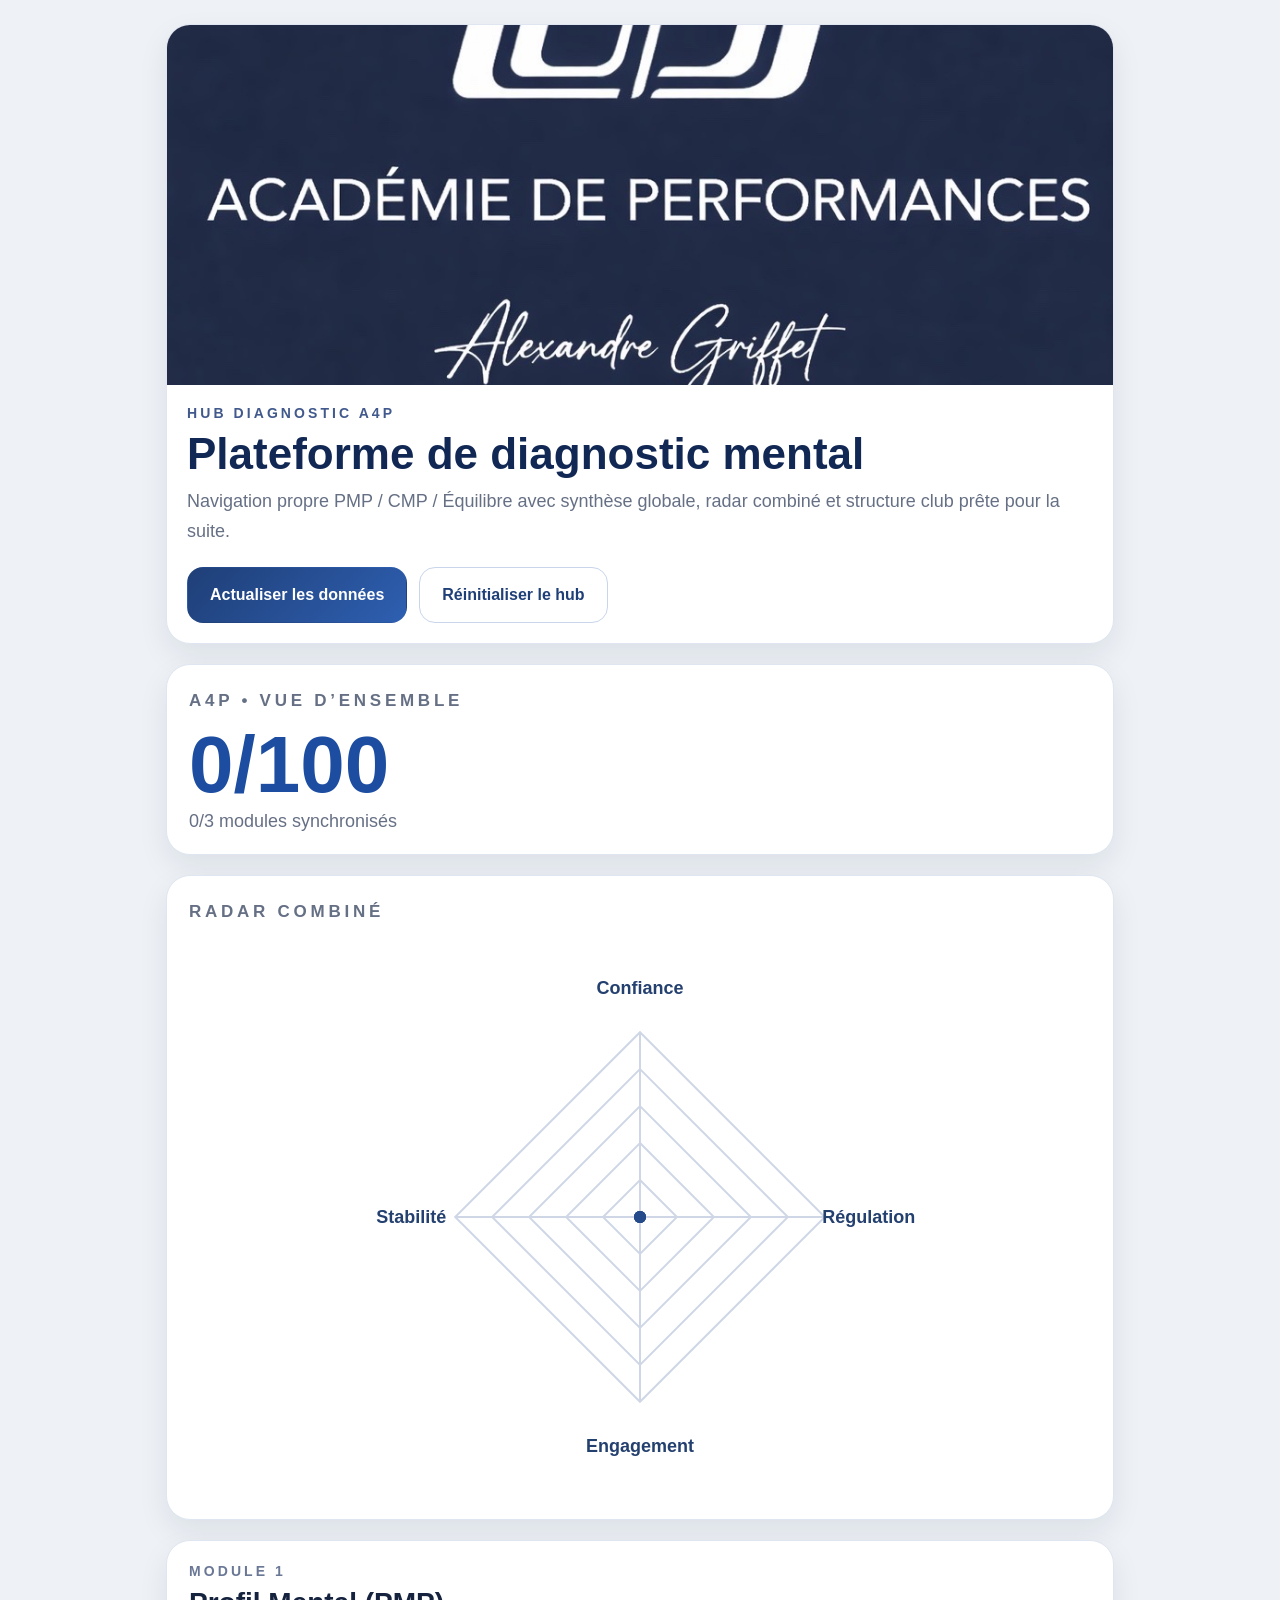
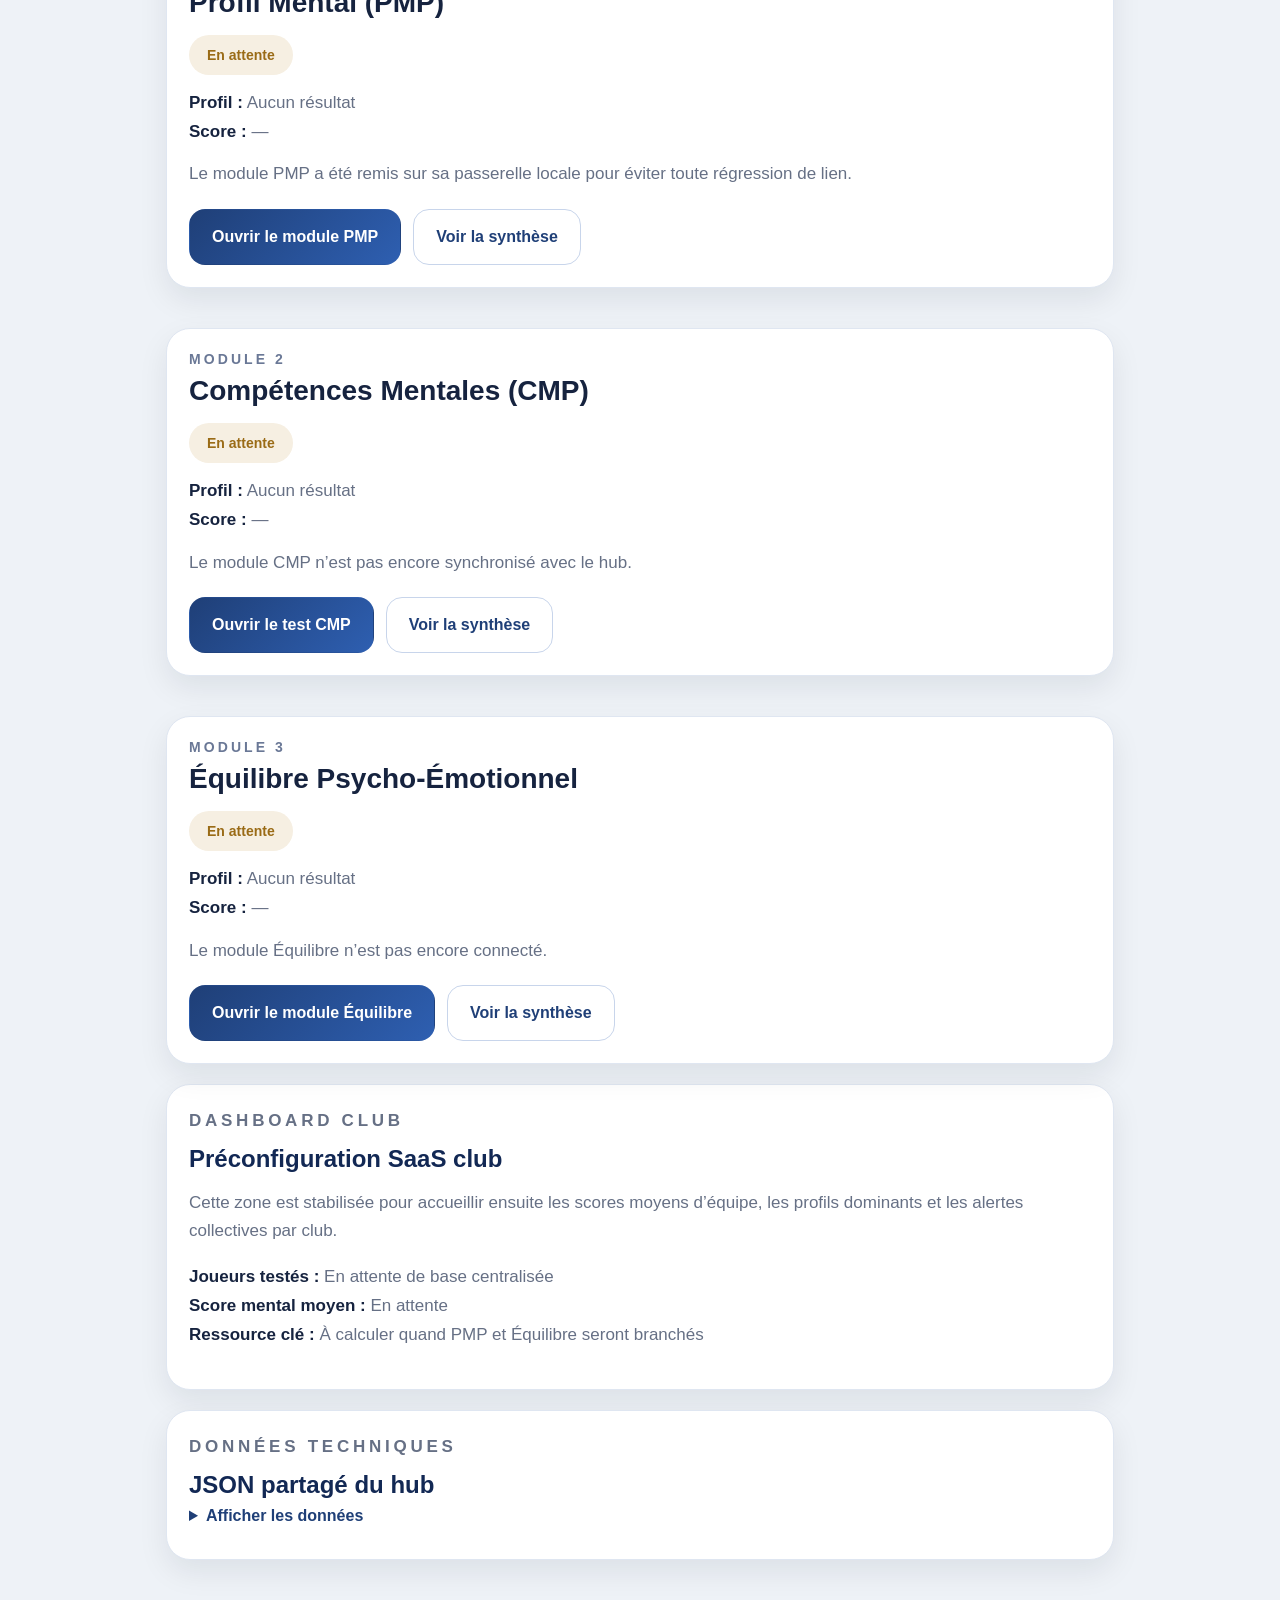
<file: index.html>
<!DOCTYPE html>
<html lang="fr">
<head>
  <meta charset="UTF-8" />
  <meta name="viewport" content="width=device-width, initial-scale=1.0" />
  <title>Diagnostic mental A4P</title>
  <link rel="stylesheet" href="./styles.css" />
</head>
<body>
  <main class="page">
    <section class="hero">
      <img class="hero-logo" src="./assets/logo-a4p.jpeg" alt="Académie de Performances A4P" />
      <div class="hero-body">
        <p class="eyebrow">Hub diagnostic A4P</p>
        <h1>Plateforme de diagnostic mental</h1>
        <p class="lead">Navigation propre PMP / CMP / Équilibre avec synthèse globale, radar combiné et structure club prête pour la suite.</p>
        <div class="actions">
          <a id="btn-refresh" class="btn btn-primary" href="#">Actualiser les données</a>
          <a id="btn-reset" class="btn btn-secondary" href="#">Réinitialiser le hub</a>
        </div>
      </div>
    </section>

    <section class="card kpi">
      <p class="eyebrow">A4P • Vue d’ensemble</p>
      <div id="global-score" class="kpi-value">0/100</div>
      <div id="global-count" class="kpi-sub">0/3 modules synchronisés</div>
    </section>

    <section class="card">
      <p class="eyebrow">Radar combiné</p>
      <div class="canvas-wrap"><canvas id="radarCanvas"></canvas></div>
    </section>

    <section class="module-grid">
      <article id="module-pmp" class="card">
        <div class="module-label">Module 1</div>
        <div class="module-title">Profil Mental (PMP)</div>
        <div class="status status-wait">En attente</div>
        <p class="meta"><strong>Profil :</strong> <span class="profil">Aucun résultat</span><br><strong>Score :</strong> <span class="score">—</span></p>
        <p class="resume">Le module PMP a été remis sur sa passerelle locale pour éviter toute régression de lien.</p>
        <div class="actions">
          <a id="btn-pmp-test" class="btn btn-primary" href="./pmp/index.html">Ouvrir le module PMP</a>
          <a id="btn-pmp-result" class="btn btn-secondary" href="./pmp/index.html">Voir la synthèse</a>
        </div>
      </article>

      <article id="module-cmp" class="card">
        <div class="module-label">Module 2</div>
        <div class="module-title">Compétences Mentales (CMP)</div>
        <div class="status status-wait">En attente</div>
        <p class="meta"><strong>Profil :</strong> <span class="profil">Aucun résultat</span><br><strong>Score :</strong> <span class="score">—</span></p>
        <p class="resume">Le hub doit ouvrir le nouveau CMP A4P, pas l’ancienne configuration.</p>
        <div class="actions">
          <a id="btn-cmp-test" class="btn btn-primary" href="https://alexandregriffet-cmd.github.io/CMP-A4P-ACADEMIE-DE-PERFORMANCES-/index.html">Ouvrir le test CMP</a>
          <a id="btn-cmp-result" class="btn btn-secondary" href="https://alexandregriffet-cmd.github.io/CMP-A4P-ACADEMIE-DE-PERFORMANCES-/resultats.html">Voir la synthèse</a>
        </div>
      </article>

      <article id="module-equ" class="card">
        <div class="module-label">Module 3</div>
        <div class="module-title">Équilibre Psycho-Émotionnel</div>
        <div class="status status-wait">En attente</div>
        <p class="meta"><strong>Profil :</strong> <span class="profil">Aucun résultat</span><br><strong>Score :</strong> <span class="score">—</span></p>
        <p class="resume">Le module Équilibre n’est pas encore connecté.</p>
        <div class="actions">
          <a id="btn-equ-test" class="btn btn-primary" href="./psycho/index.html">Ouvrir le module Équilibre</a>
          <a id="btn-equ-result" class="btn btn-secondary" href="./psycho/index.html">Voir la synthèse</a>
        </div>
      </article>
    </section>

    <section class="card dashboard">
      <p class="eyebrow">Dashboard club</p>
      <h2>Préconfiguration SaaS club</h2>
      <p>Cette zone est stabilisée pour accueillir ensuite les scores moyens d’équipe, les profils dominants et les alertes collectives par club.</p>
      <p><strong>Joueurs testés :</strong> En attente de base centralisée<br>
      <strong>Score mental moyen :</strong> En attente<br>
      <strong>Ressource clé :</strong> À calculer quand PMP et Équilibre seront branchés</p>
    </section>

    <section class="card">
      <p class="eyebrow">Données techniques</p>
      <h2>JSON partagé du hub</h2>
      <details>
        <summary>Afficher les données</summary>
        <pre id="shared-json">{}</pre>
      </details>
    </section>
  </main>
  <script src="./js/config.js"></script>
  <script src="./js/hub.js"></script>
</body>
</html>
</file>
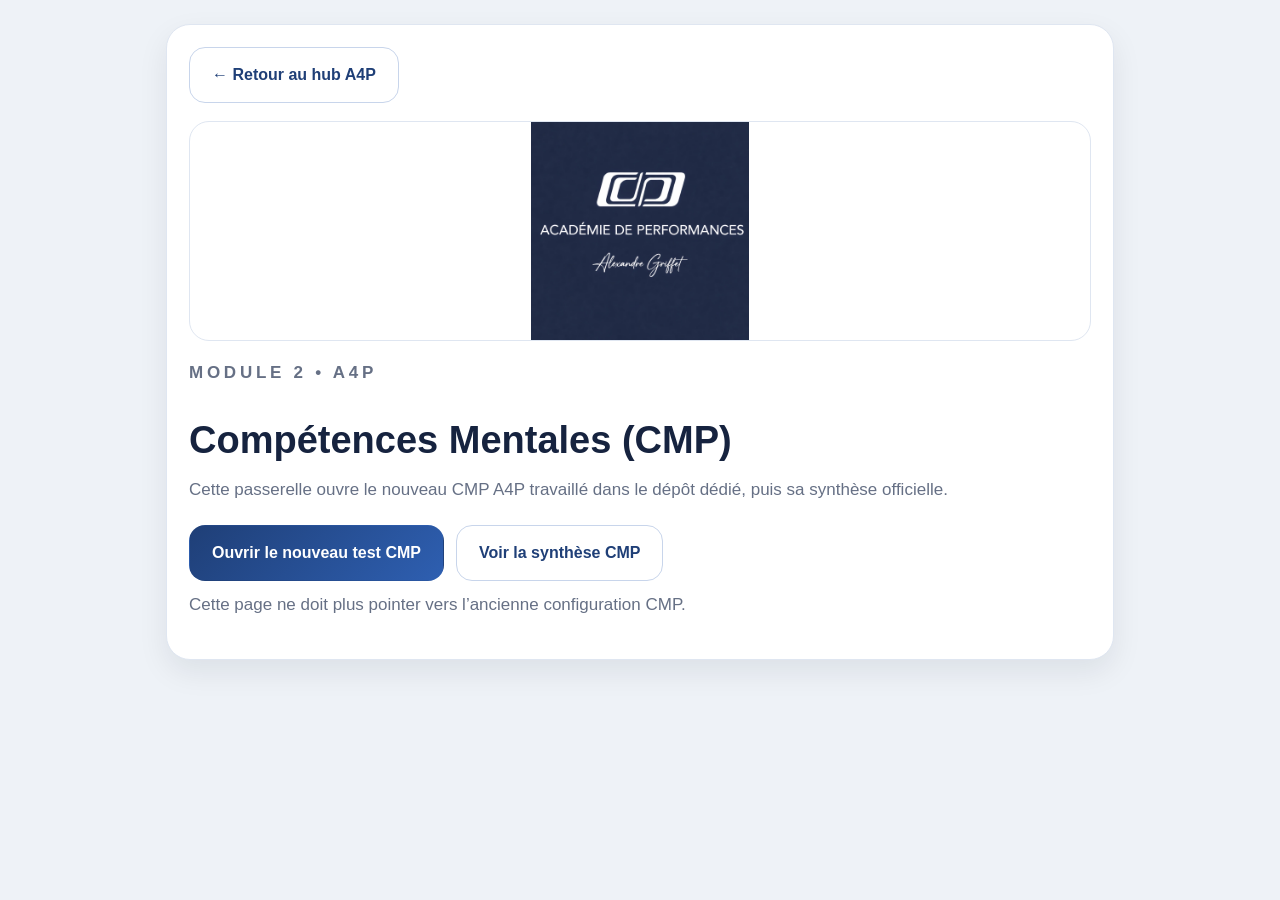
<file: cmp/index.html>
<!DOCTYPE html>
<html lang="fr">
<head>
<meta charset="UTF-8" />
<meta name="viewport" content="width=device-width, initial-scale=1.0" />
<title>CMP | A4P</title>
<link rel="stylesheet" href="../styles.css" />
</head>
<body>
<main class="page">
  <section class="card">
    <div class="actions" style="margin-top:0;margin-bottom:18px">
      <a class="btn btn-secondary" href="../index.html">← Retour au hub A4P</a>
    </div>
    <img class="hero-logo" src="../assets/logo-a4p.jpeg" alt="A4P" style="border-radius:20px;max-height:220px;object-fit:contain;background:#fff;border:1px solid var(--border)" />
    <p class="eyebrow" style="margin-top:18px">Module 2 • A4P</p>
    <h1 style="font-size:38px;margin-bottom:14px">Compétences Mentales (CMP)</h1>
    <p class="lead">Cette passerelle ouvre le nouveau CMP A4P travaillé dans le dépôt dédié, puis sa synthèse officielle.</p>
    <div class="actions">
      <a class="btn btn-primary" href="https://alexandregriffet-cmd.github.io/CMP-A4P-ACADEMIE-DE-PERFORMANCES-/index.html">Ouvrir le nouveau test CMP</a>
      <a class="btn btn-secondary" href="https://alexandregriffet-cmd.github.io/CMP-A4P-ACADEMIE-DE-PERFORMANCES-/resultats.html">Voir la synthèse CMP</a>
    </div>
    <p class="helper">Cette page ne doit plus pointer vers l’ancienne configuration CMP.</p>
  </section>
</main>
</body>
</html>
</file>
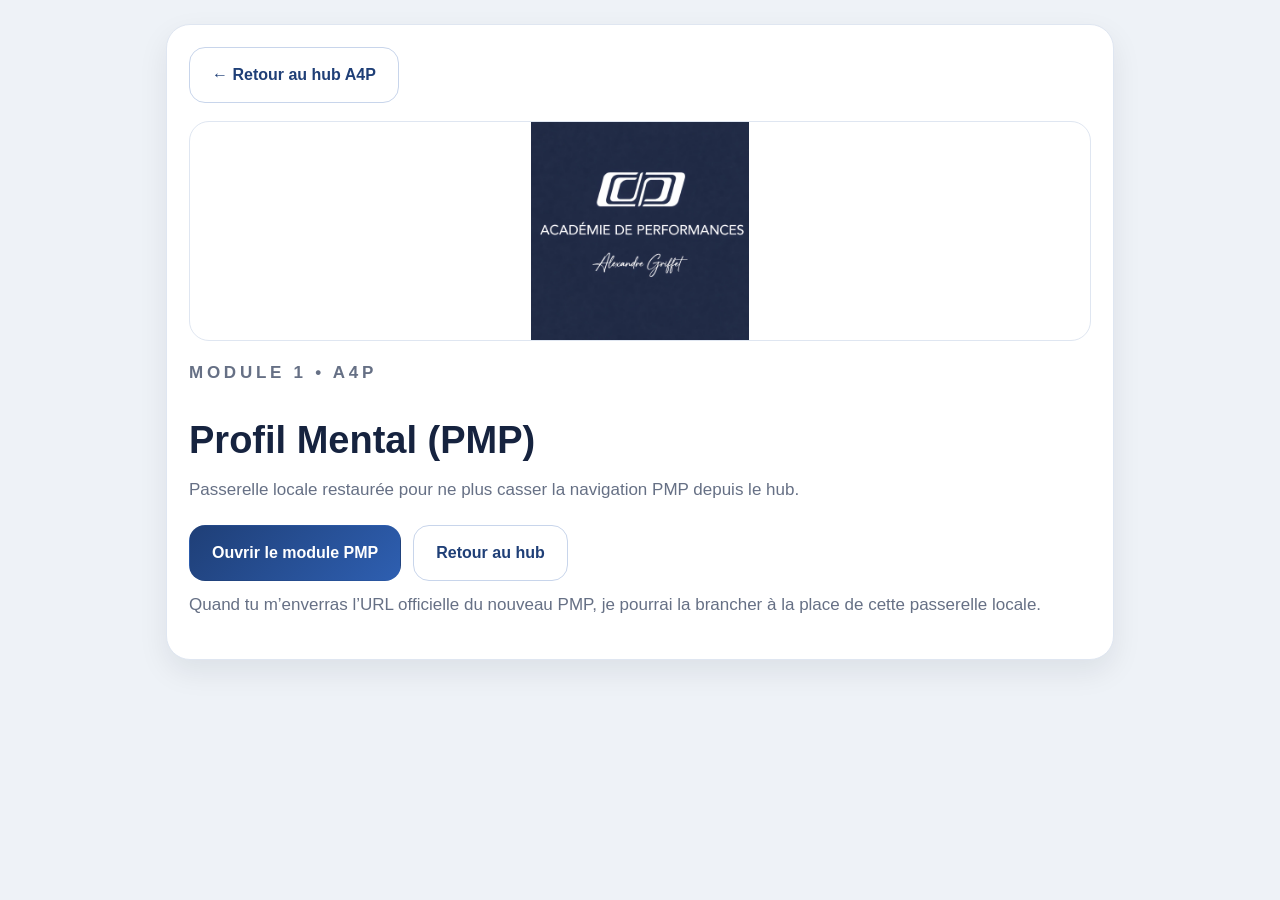
<file: pmp/index.html>
<!DOCTYPE html>
<html lang="fr">
<head>
<meta charset="UTF-8" />
<meta name="viewport" content="width=device-width, initial-scale=1.0" />
<title>PMP | A4P</title>
<link rel="stylesheet" href="../styles.css" />
</head>
<body>
<main class="page">
  <section class="card">
    <div class="actions" style="margin-top:0;margin-bottom:18px">
      <a class="btn btn-secondary" href="../index.html">← Retour au hub A4P</a>
    </div>
    <img class="hero-logo" src="../assets/logo-a4p.jpeg" alt="A4P" style="border-radius:20px;max-height:220px;object-fit:contain;background:#fff;border:1px solid var(--border)" />
    <p class="eyebrow" style="margin-top:18px">Module 1 • A4P</p>
    <h1 style="font-size:38px;margin-bottom:14px">Profil Mental (PMP)</h1>
    <p class="lead">Passerelle locale restaurée pour ne plus casser la navigation PMP depuis le hub.</p>
    <div class="actions">
      <a class="btn btn-primary" href="./index.html">Ouvrir le module PMP</a>
      <a class="btn btn-secondary" href="../index.html">Retour au hub</a>
    </div>
    <p class="helper">Quand tu m’enverras l’URL officielle du nouveau PMP, je pourrai la brancher à la place de cette passerelle locale.</p>
  </section>
</main>
</body>
</html>
</file>
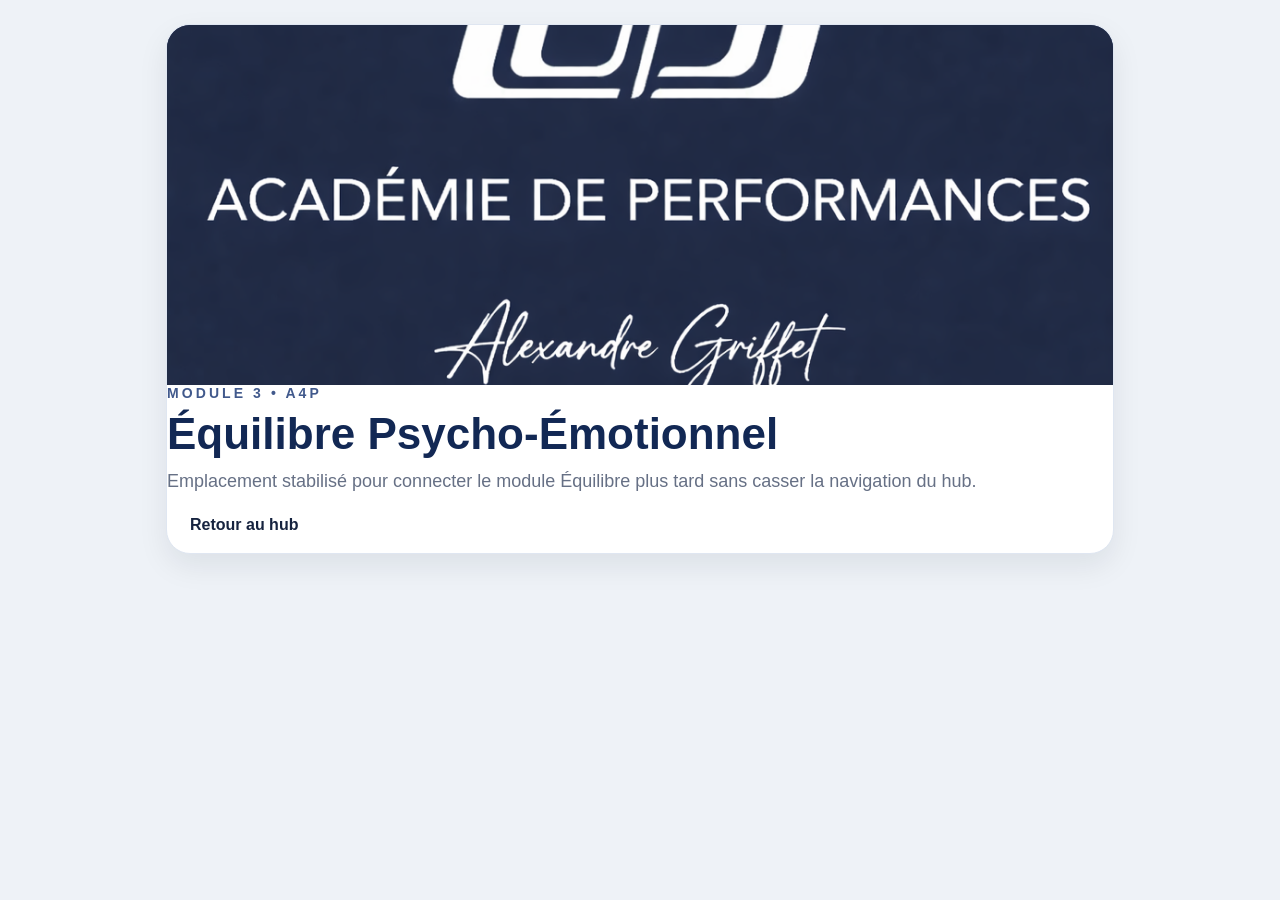
<file: psycho/index.html>
<!DOCTYPE html><html lang="fr"><head><meta charset="UTF-8"><meta name="viewport" content="width=device-width, initial-scale=1.0"><title>Équilibre | A4P</title><link rel="stylesheet" href="../styles.css"></head><body><main class="page"><section class="shell hero"><img class="hero-logo" src="../assets/logo-a4p.png" alt="A4P"><div class="hero-content"><div class="eyebrow">Module 3 • A4P</div><h1>Équilibre Psycho-Émotionnel</h1><p class="lead">Emplacement stabilisé pour connecter le module Équilibre plus tard sans casser la navigation du hub.</p><div class="toolbar"><a class="btn secondary" href="../index.html">Retour au hub</a></div></div></section></main></body></html>
</file>
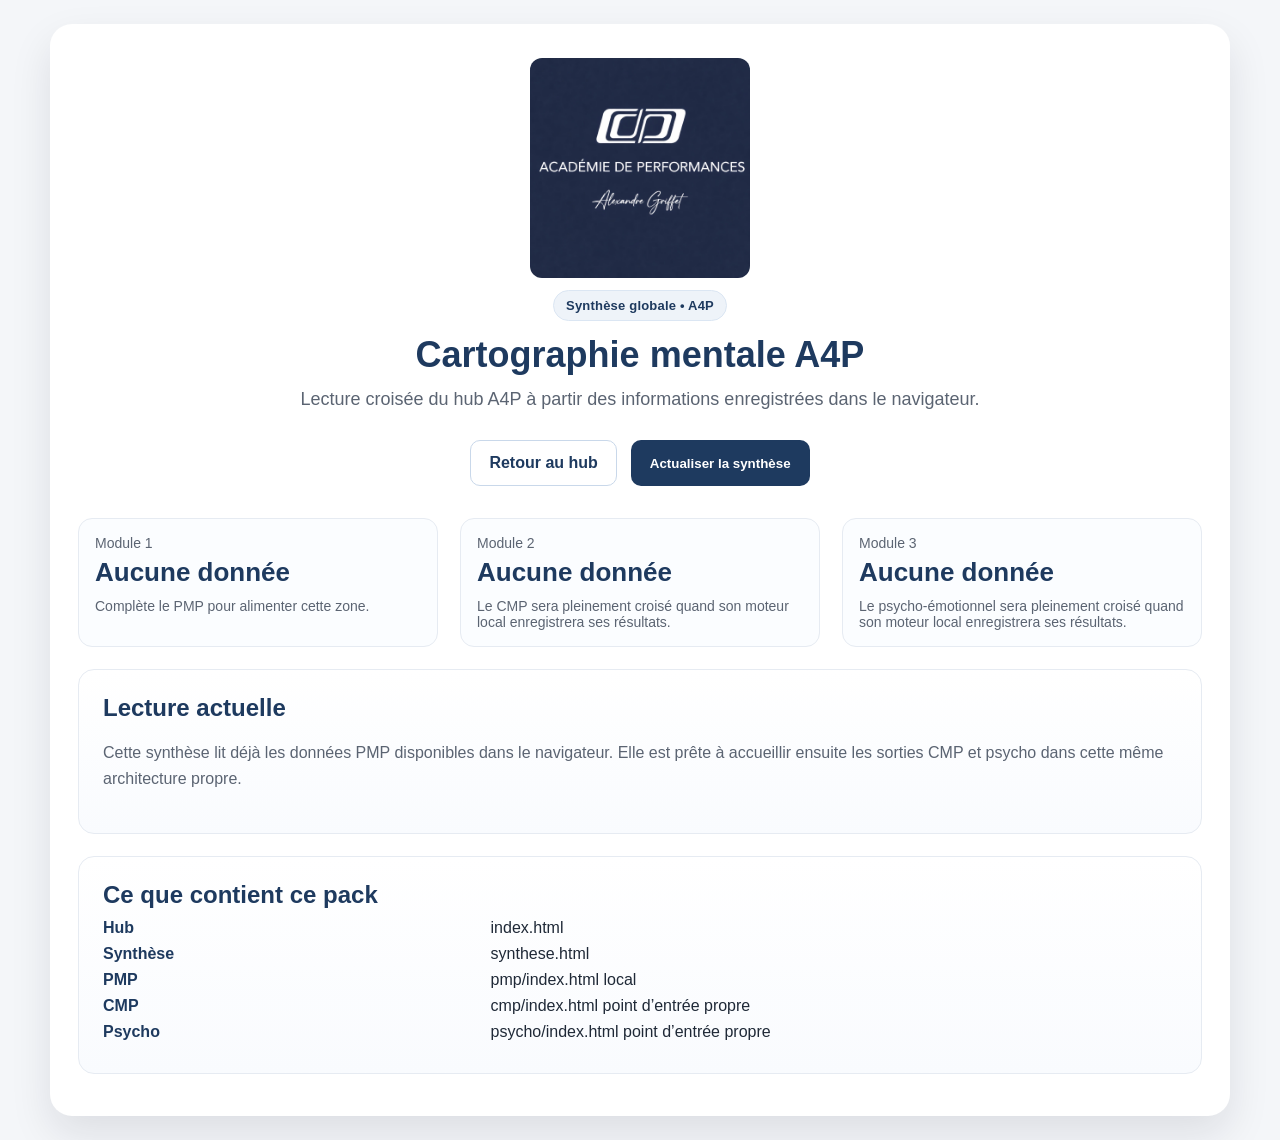
<file: synthese.html>
<!DOCTYPE html>
<html lang="fr">
<head>
<meta charset="UTF-8" />
<meta name="viewport" content="width=device-width, initial-scale=1.0" />
<title>Synthèse A4P</title>
<style>
:root{
  --bg:#f4f6f9; --card:#fff; --text:#1f2937; --muted:#5b6472;
  --primary:#1e3a5f; --primary-2:#294d7a; --border:#e6ebf2;
  --shadow:0 18px 42px rgba(15,23,42,.10); --radius:16px;
}
*{box-sizing:border-box}
body{margin:0;font-family:Arial,Helvetica,sans-serif;background:var(--bg);color:var(--text);padding:24px}
.wrap{max-width:1180px;margin:0 auto;background:var(--card);border-radius:22px;box-shadow:var(--shadow);padding:34px 28px 42px}
.top{text-align:center;margin-bottom:26px}
.logo{max-width:220px;width:100%;height:auto;margin:0 auto 12px;display:block;border-radius:12px}
.badge{display:inline-block;font-size:13px;background:#eef3f9;color:var(--primary);border:1px solid #dbe6f3;padding:7px 12px;border-radius:999px;margin-bottom:14px;font-weight:700;letter-spacing:.2px}
h1{margin:0 0 10px;font-size:36px;line-height:1.12;color:var(--primary)}
h2{margin:0 0 10px;color:var(--primary)}
.subtitle{margin:0 auto;max-width:900px;font-size:18px;line-height:1.6;color:var(--muted)}
.grid{display:grid;grid-template-columns:repeat(3,minmax(0,1fr));gap:22px;margin-top:32px}
.card{border:1px solid var(--border);border-radius:var(--radius);background:linear-gradient(180deg,#fff 0%,#f9fbfe 100%);padding:24px}
.module{font-size:12px;text-transform:uppercase;letter-spacing:.8px;color:#6b7280;font-weight:700;margin-bottom:8px}
.meta{margin:0 0 18px;padding-left:18px;color:var(--text);line-height:1.7;font-size:14px}
.btn{display:inline-block;text-decoration:none;background:var(--primary);color:#fff;padding:13px 18px;border-radius:10px;font-weight:700;text-align:center;border:1px solid transparent}
.btn:hover{background:var(--primary-2)}
.btn.secondary{background:#fff;color:var(--primary);border-color:#c9d8ea}
.actions{display:flex;justify-content:center;gap:14px;flex-wrap:wrap}
.synthese{margin-top:30px;border-top:1px solid var(--border);padding-top:28px;text-align:center}
.footer{margin-top:28px;text-align:center;font-size:13px;color:#6b7280}
.frame-wrap{margin-top:20px;border:1px solid var(--border);border-radius:16px;overflow:hidden;background:#fff}
iframe{width:100%;height:78vh;border:0;background:#fff}
.notice{margin:18px 0;color:var(--muted);line-height:1.6}
.kv{display:grid;grid-template-columns:1.1fr 2fr;gap:10px;margin:8px 0}
.kv strong{color:var(--primary)}
@media (max-width:980px){.grid{grid-template-columns:1fr}h1{font-size:30px}.wrap{padding:24px 18px 30px}.kv{grid-template-columns:1fr}}

.scorebox{border:1px solid var(--border);border-radius:14px;padding:16px;background:#fbfdff}
.small{font-size:14px;color:var(--muted)}
.value{font-size:26px;color:var(--primary);font-weight:800;margin:6px 0 10px}
</style>
</head>
<body>
<div class="wrap">
  <div class="top">
    <img class="logo" src="assets/logo-a4p.jpeg" alt="A4P">
    <div class="badge">Synthèse globale • A4P</div>
    <h1>Cartographie mentale A4P</h1>
    <p class="subtitle">Lecture croisée du hub A4P à partir des informations enregistrées dans le navigateur.</p>
  </div>

  <div class="actions" style="margin-bottom:22px">
    <a class="btn secondary" href="index.html">Retour au hub</a>
    <button class="btn" onclick="location.reload()">Actualiser la synthèse</button>
  </div>

  <div class="grid">
    <section class="scorebox">
      <div class="small">Module 1</div>
      <div class="value" id="pmpProfile">Aucune donnée</div>
      <div class="small" id="pmpMeta">Complète le PMP pour alimenter cette zone.</div>
    </section>
    <section class="scorebox">
      <div class="small">Module 2</div>
      <div class="value" id="cmpProfile">Aucune donnée</div>
      <div class="small">Le CMP sera pleinement croisé quand son moteur local enregistrera ses résultats.</div>
    </section>
    <section class="scorebox">
      <div class="small">Module 3</div>
      <div class="value" id="psyProfile">Aucune donnée</div>
      <div class="small">Le psycho-émotionnel sera pleinement croisé quand son moteur local enregistrera ses résultats.</div>
    </section>
  </div>

  <section class="card" style="margin-top:22px">
    <h2>Lecture actuelle</h2>
    <p class="notice" id="globalText">
      Cette synthèse lit déjà les données PMP disponibles dans le navigateur. Elle est prête à accueillir ensuite
      les sorties CMP et psycho dans cette même architecture propre.
    </p>
  </section>

  <section class="card" style="margin-top:22px">
    <h2>Ce que contient ce pack</h2>
    <div class="kv"><strong>Hub</strong><span>index.html</span></div>
    <div class="kv"><strong>Synthèse</strong><span>synthese.html</span></div>
    <div class="kv"><strong>PMP</strong><span>pmp/index.html local</span></div>
    <div class="kv"><strong>CMP</strong><span>cmp/index.html point d’entrée propre</span></div>
    <div class="kv"><strong>Psycho</strong><span>psycho/index.html point d’entrée propre</span></div>
  </section>
</div>

<script>
(function() {
  const pmpProfile = localStorage.getItem('a4p_pmp_profile');
  const pmpMbti = localStorage.getItem('a4p_pmp_mbti');
  const pmpAction = localStorage.getItem('a4p_pmp_action_code');
  if (pmpProfile) {
    document.getElementById('pmpProfile').textContent = pmpProfile;
    document.getElementById('pmpMeta').textContent =
      'Type cognitif : ' + (pmpMbti || 'non renseigné') + ' • Préférence motrice : ' + (pmpAction || 'non renseignée');
    document.getElementById('globalText').textContent =
      'Le PMP remonte déjà une lecture exploitable dans cette synthèse. Les modules CMP et psycho seront ajoutés à la même logique dès que leurs versions locales complètes seront intégrées.';
  }
})();
</script>
</body>
</html>
</file>
<file: styles.css>
:root{
  --bg:#eef2f7;
  --card:#ffffff;
  --text:#16233f;
  --muted:#667085;
  --primary:#1f3f77;
  --primary-2:#2e5fb1;
  --border:#dfe6f1;
  --success-bg:#e8f5e9;
  --success:#2e7d32;
  --wait-bg:#f6efe2;
  --wait:#9a6b16;
  --shadow:0 12px 30px rgba(16,24,40,.08);
  --radius:24px;
}
*{box-sizing:border-box}
html,body{margin:0;padding:0;background:var(--bg);color:var(--text);font-family:-apple-system,BlinkMacSystemFont,"Segoe UI",Roboto,Arial,sans-serif}
a{text-decoration:none;color:inherit}
.page{max-width:980px;margin:0 auto;padding:24px 16px 40px}
.hero,.card{background:var(--card);border:1px solid var(--border);border-radius:var(--radius);box-shadow:var(--shadow)}
.hero{overflow:hidden;margin-bottom:20px}
.hero-logo{display:block;width:100%;max-height:360px;object-fit:cover;background:#1d2f5c}
.hero-body{padding:20px}
.eyebrow{letter-spacing:.22em;text-transform:uppercase;font-weight:800;color:#41598c;font-size:14px;margin:0 0 10px}
.hero h1,.card h2{margin:0 0 10px;line-height:1.05;color:#122854}
.hero h1{font-size:44px}
.lead{font-size:18px;line-height:1.65;color:var(--muted);margin:0}
.actions{display:flex;gap:12px;flex-wrap:wrap;margin-top:20px}
.btn{display:inline-flex;align-items:center;justify-content:center;padding:16px 22px;border-radius:16px;font-weight:800;border:1px solid transparent;min-height:56px}
.btn-primary{background:linear-gradient(135deg,var(--primary),var(--primary-2));color:#fff}
.btn-secondary{background:#fff;color:var(--primary);border-color:#c8d5eb}
.kpi{padding:24px;margin-bottom:20px}
.kpi-value{font-size:80px;font-weight:900;line-height:1;margin:8px 0 6px;color:#1c4da1}
.kpi-sub{font-size:18px;color:var(--muted)}
.card{padding:22px;margin-bottom:20px}
.module-grid{display:grid;grid-template-columns:1fr;gap:20px}
.module-label{letter-spacing:.22em;text-transform:uppercase;font-weight:800;color:#6a7896;font-size:14px;margin-bottom:8px}
.module-title{font-size:28px;font-weight:900;line-height:1.12;margin-bottom:12px}
.status{display:inline-flex;align-items:center;padding:12px 18px;border-radius:999px;font-weight:800;font-size:14px;margin:4px 0 14px}
.status-success{background:var(--success-bg);color:var(--success)}
.status-wait{background:var(--wait-bg);color:var(--wait)}
.meta{font-size:18px;line-height:1.8;color:var(--text);margin:0 0 14px}
.resume{font-size:17px;line-height:1.8;color:var(--muted);margin:0 0 18px}
.canvas-wrap{display:flex;justify-content:center;overflow:hidden}
#radarCanvas{width:min(100%,560px)!important;height:auto!important;aspect-ratio:1/1;display:block}
.dashboard p,.card p{font-size:17px;line-height:1.7;color:var(--muted)}
strong{color:var(--text)}
details summary{cursor:pointer;font-weight:800;color:var(--primary);margin-bottom:12px}
pre{margin:0;white-space:pre-wrap;word-break:break-word;background:#0f2b63;color:#eef4ff;padding:18px;border-radius:18px;overflow:auto;font-size:14px;line-height:1.6}
.helper{font-size:15px;color:var(--muted);margin-top:10px}
.footer-note{display:none}
@media (max-width:720px){
  .page{padding:14px 10px 28px}
  .hero h1{font-size:26px}
  .lead{font-size:15px}
  .hero-logo{max-height:240px}
  .kpi-value{font-size:64px}
  .module-title{font-size:24px}
  .meta,.resume,.dashboard p,.card p{font-size:15px}
  .btn{width:100%}
}
</file>
